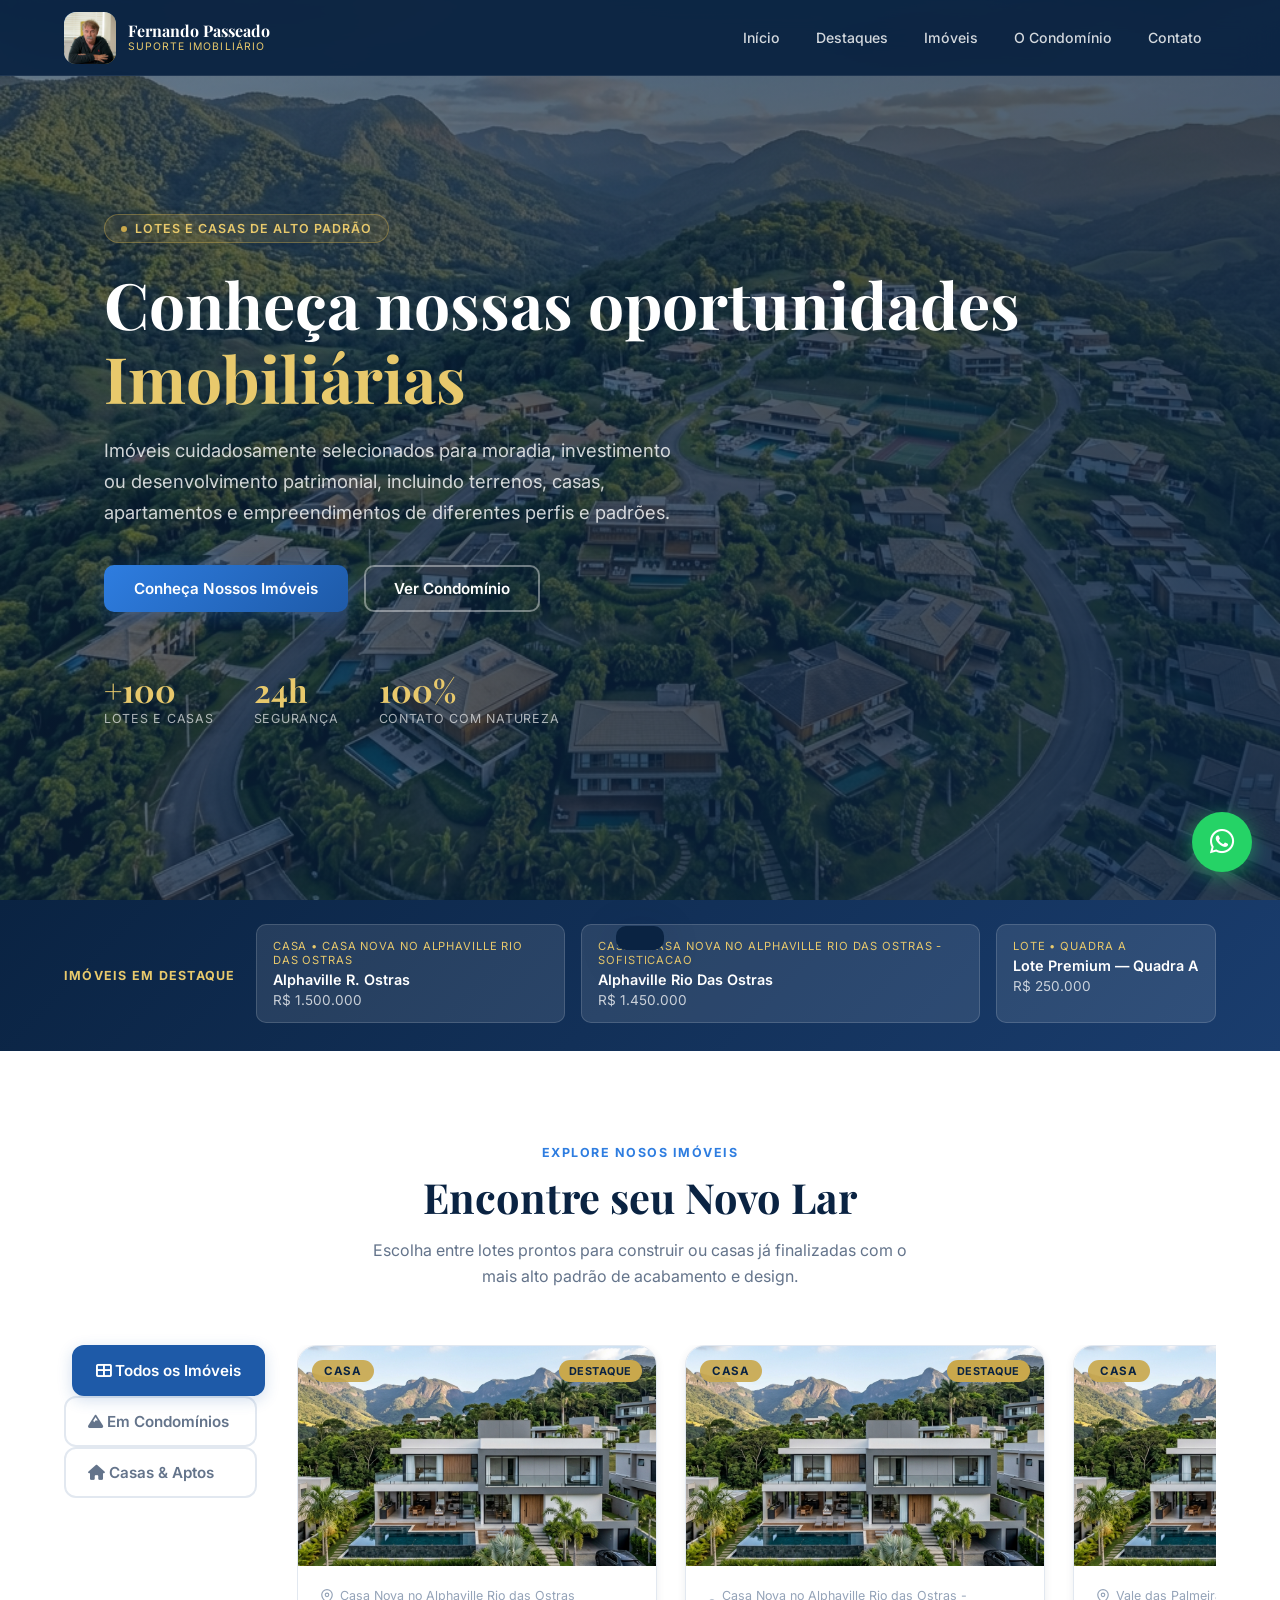
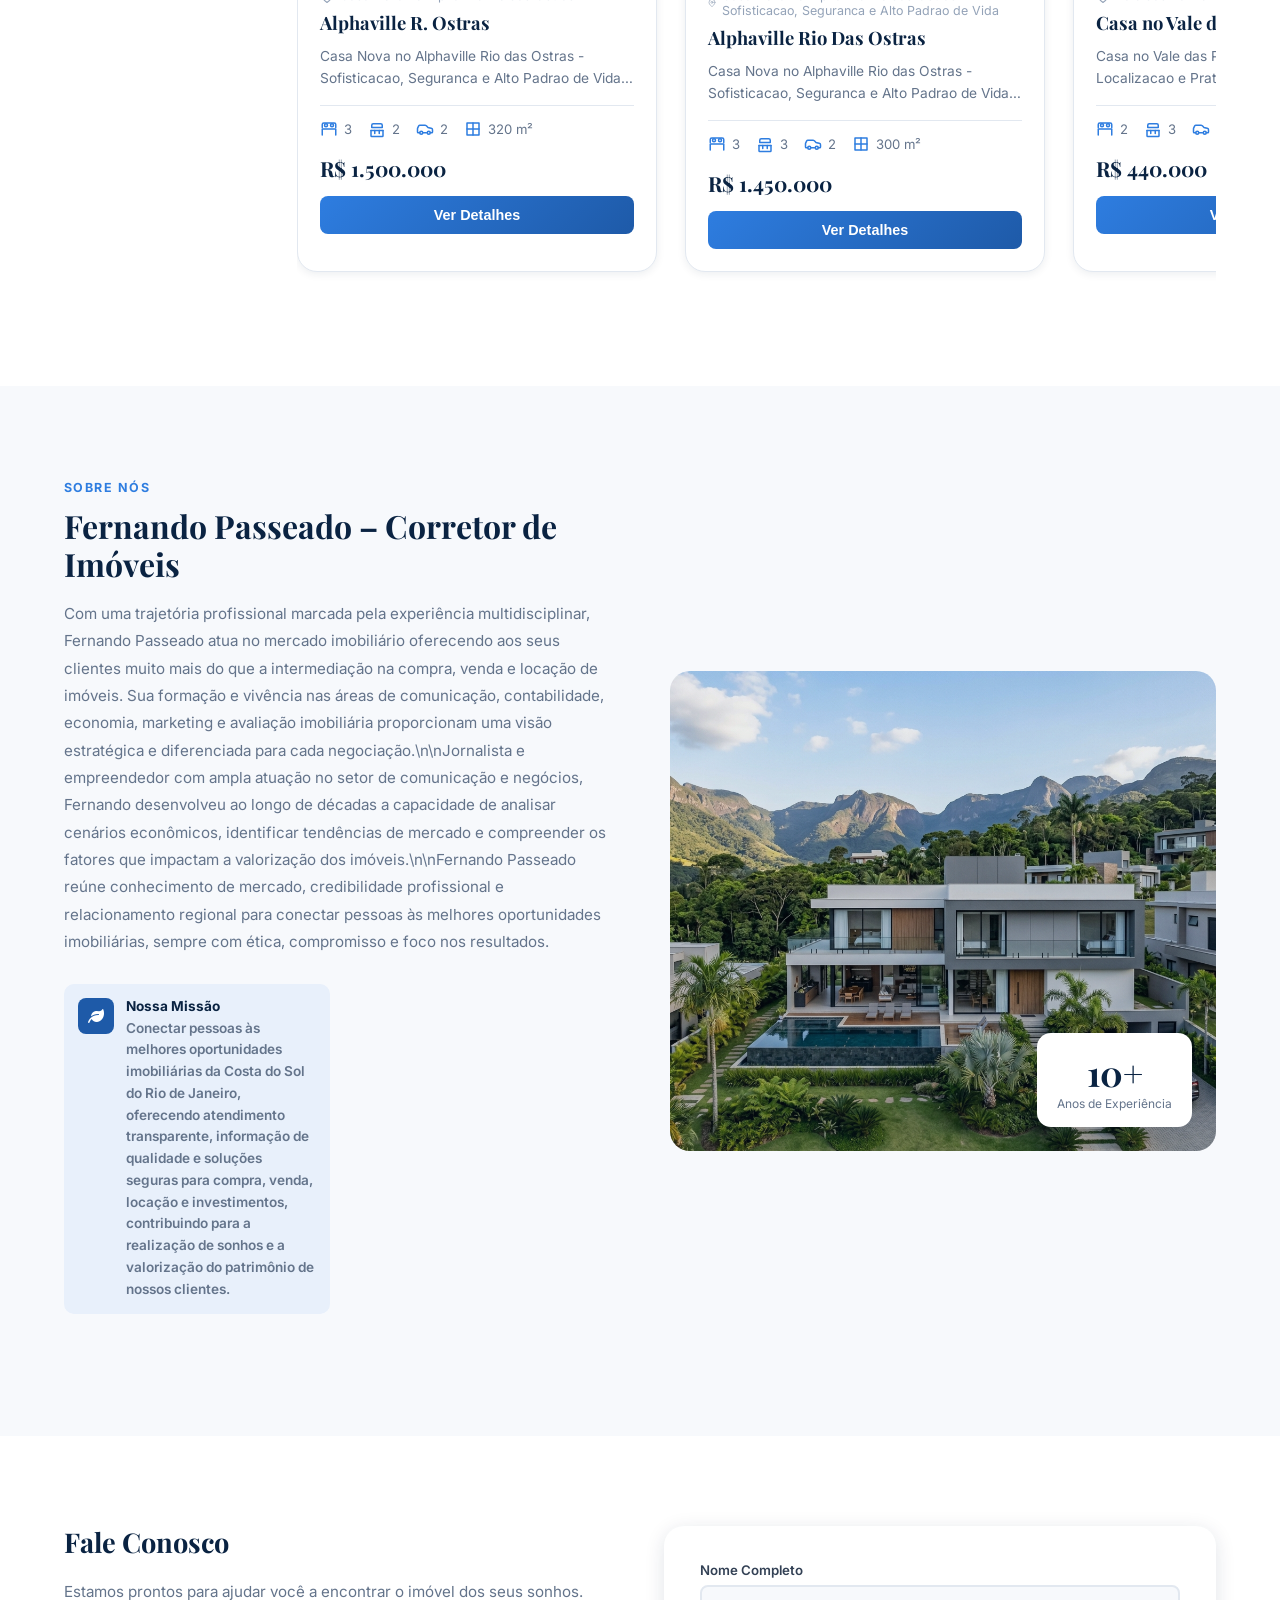
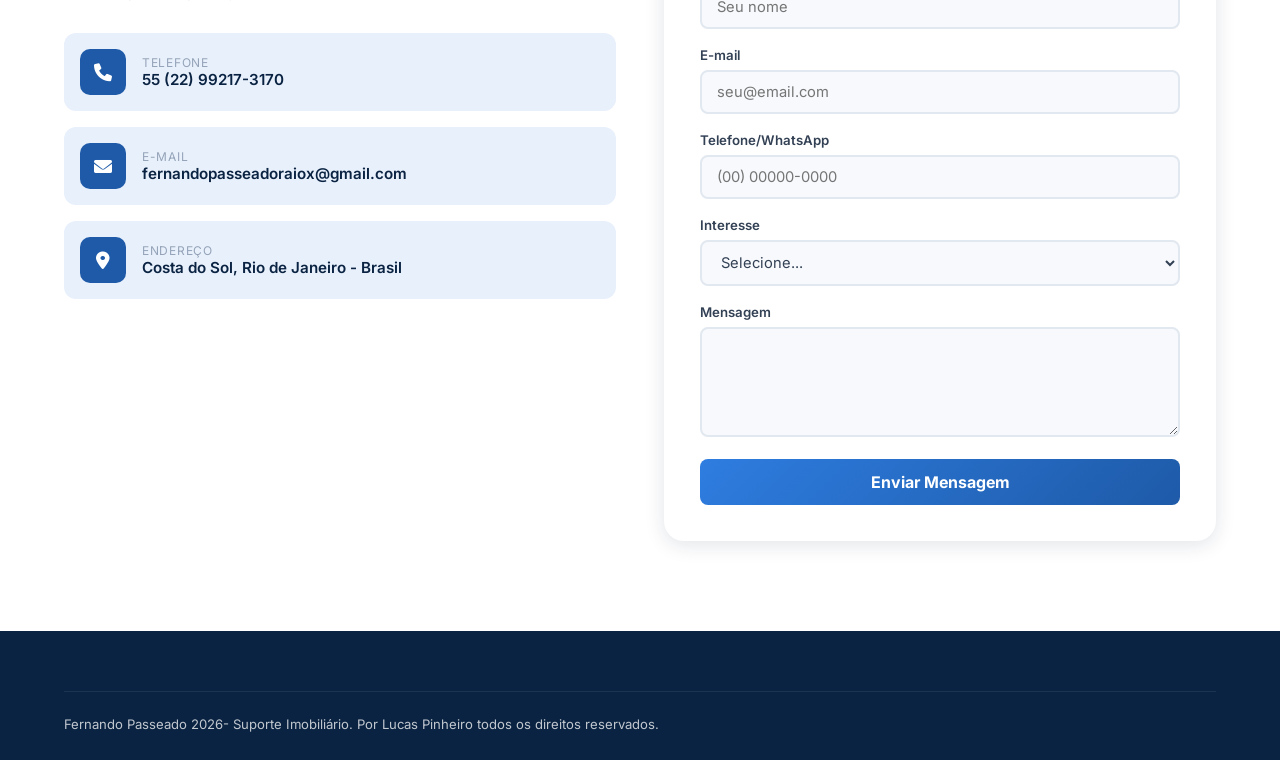
<file: index.html>
<!DOCTYPE html>
<html lang="pt-BR">

<head>
  <meta charset="UTF-8">
  <meta name="viewport" content="width=device-width, initial-scale=1.0">
  <title>Suporte Imobiliário | Fernando Passeado</title>

  <meta name="description"
    content="Lotes e casas de alto padrão no Suporte Imobiliário. Conforto, segurança e exclusividade em meio à natureza.">

  <!-- Open Graph / Facebook -->
  <meta property="og:type" content="website">
  <meta property="og:url" content="https://www.supportimobiliario.com.br/">
  <meta property="og:title" content="Suporte Imobiliário | Exclusividade em Meio à Natureza">
  <meta property="og:description"
    content="Lotes e casas de alto padrão. Conforto, segurança e exclusividade em meio à natureza.">
  <meta property="og:image" content="https://www.supportimobiliario.com.br/assets/images/hero-bg.png">

  <!-- Twitter -->
  <meta property="twitter:card" content="summary_large_image">
  <meta property="twitter:url" content="https://www.supportimobiliario.com.br/">
  <meta property="twitter:title" content="Suporte Imobiliário | Imóveis de Luxo">
  <meta property="twitter:description" content="Lotes e casas exclusivos cercados pela natureza.">
  <meta property="twitter:image" content="https://www.supportimobiliario.com.br/assets/images/hero-bg.png">

  <link rel="stylesheet" href="css/style.css?v=9.0">
  <link rel="stylesheet" href="https://cdnjs.cloudflare.com/ajax/libs/font-awesome/6.0.0/css/all.min.css">
</head>

<body>

  <!-- NAVBAR -->
  <nav class="navbar" id="navbar">
    <a href="#" class="nav-logo">
      <div class="nav-logo-icon"><img src="assets/images/fernando.png" alt="Fernando Passeado"></div>
      <div class="nav-logo-text">
        <span class="nav-logo-title">Fernando Passeado</span>
        <span class="nav-logo-sub">Suporte Imobiliário</span>
      </div>
    </a>
    <div class="nav-links">
      <a href="#inicio">Início</a>
      <a href="#destaques">Destaques</a>
      <a href="#imoveis">Imóveis</a>
      <a href="#sobre">O Condomínio</a>
      <a href="#contato">Contato</a>
    </div>
    <div class="nav-hamburger">
      <span></span><span></span><span></span>
    </div>
  </nav>

  <!-- HERO -->
  <section id="inicio" class="hero">
    <div id="hero-slides" class="hero-slides"></div>
    <div class="hero-overlay"></div>

    <div class="hero-content">
      <div class="hero-badge" id="hero-badge">Lotes e Casas de Alto Padrão</div>
      <h1 class="hero-title" id="hero-title">Conheça nossas oportunidades <span>Imobiliárias</span></h1>
      <p class="hero-subtitle" id="hero-subtitle">Imóveis cuidadosamente selecionados para moradia, investimento ou
        desenvolvimento patrimonial, incluindo terrenos, casas, apartamentos e empreendimentos de diferentes perfis e
        padrões.</p>

      <div class="hero-actions">
        <a href="#imoveis" class="btn-primary" id="hero-btn">
          Conheça Nossos Imóveis
          <svg width="18" height="18" viewBox="0 0 24 24" fill="none" stroke="currentColor" stroke-width="2"
            stroke-linecap="round" stroke-linejoin="round">
            <path d="M5 12h14" />
            <path d="m12 5 7 7-7 7" />
          </svg>
        </a>
        <a href="#sobre" class="btn-outline">Ver Condomínio</a>
      </div>

      <div class="hero-stats">
        <div class="hero-stat">
          <div class="hero-stat-number">+100</div>
          <div class="hero-stat-label">Lotes e Casas</div>
        </div>
        <div class="hero-stat">
          <div class="hero-stat-number">24h</div>
          <div class="hero-stat-label">Segurança</div>
        </div>
        <div class="hero-stat">
          <div class="hero-stat-number">100%</div>
          <div class="hero-stat-label">Contato com Natureza</div>
        </div>
      </div>
    </div>

    <div class="hero-scroll" onclick="document.getElementById('destaques').scrollIntoView()">
      Deslize para baixo
      <span></span>
    </div>
  </section>

  <!-- DESTAQUES -->
  <section id="destaques" class="featured-strip">
    <div class="featured-strip-inner">
      <span class="featured-strip-label">Imóveis em Destaque</span>
      <div class="featured-cards-scroll" id="featured-scroll">
        <!-- Rendered by JS -->
      </div>
    </div>
  </section>

  <!-- LISTAGEM DE IMÓVEIS -->
  <section id="imoveis" class="section">
    <div class="container">
      <div class="section-header">
        <span class="section-eyebrow">Explore nosos imóveis</span>
        <h2 class="section-title">Encontre seu <span>Novo Lar</span></h2>
        <p class="section-subtitle">Escolha entre lotes prontos para construir ou casas já finalizadas com o mais alto
          padrão de acabamento e design.</p>
      </div>

      <div class="portfolio-container">
        <div class="portfolio-filters">
          <div class="filter-tab active" data-type="all">
            <i class="fas fa-th-large"></i>
            <span>Todos os Imóveis</span>
          </div>
          <div class="filter-tab" data-type="lote">
            <i class="fas fa-mountain"></i>
            <span>Em Condomínios</span>
          </div>
          <div class="filter-tab" data-type="casa">
            <i class="fas fa-home"></i>
            <span>Casas & Aptos</span>
          </div>
        </div>

        <div class="props-grid" id="props-grid">
          <!-- Rendered by JS -->
        </div>
      </div>
    </div>
  </section>

  <!-- SOBRE / CONDOMÍNIO -->
  <section id="sobre" class="section section-alt">
    <div class="container">
      <div class="about-grid">
        <div class="about-text">
          <span class="section-eyebrow">Sobre Nós</span>
          <h2 class="section-title" id="about-title">Sobre o Suporte Imobiliário</h2>
          <div class="about-desc" id="about-text">
            <!-- Rendered by JS -->
          </div>

          <div class="about-features">
            <div class="about-feature">
              <div class="about-feature-icon"><i class="fas fa-leaf"></i></div>
              <div class="about-feature-text">
                <span style="font-weight: 700; color: #0a2342; display: block; margin-bottom: 4px;">Nossa Missão</span>
                <div id="mission-text" style="font-size: 0.85rem; color: #64748b; line-height: 1.6;"></div>
              </div>
            </div>
          </div>
        </div>

        <div class="about-img-wrap">
          <div id="about-slides" class="about-slides"></div>
          <div class="about-slides-overlay"></div>
          <div class="about-img-badge">
            <div class="about-img-badge-number">10+</div>
            <div class="about-img-badge-label">Anos de Experiência</div>
          </div>
        </div>
      </div>
    </div>
  </section>

  <!-- CONTATO -->
  <section id="contato" class="section">
    <div class="container">
      <div class="contact-grid">
        <div class="contact-info">
          <h3 class="section-title">Fale <span>Conosco</span></h3>
          <p>Estamos prontos para ajudar você a encontrar o imóvel dos seus sonhos.</p>

          <div class="contact-items">
            <div class="contact-item">
              <div class="contact-item-icon"><i class="fas fa-phone"></i></div>
              <div class="contact-item-content">
                <div class="contact-item-label">Telefone</div>
                <div class="contact-item-value setting-phone"></div>
              </div>
            </div>
            <div class="contact-item">
              <div class="contact-item-icon"><i class="fas fa-envelope"></i></div>
              <div class="contact-item-content">
                <div class="contact-item-label">E-mail</div>
                <div class="contact-item-value setting-email"></div>
              </div>
            </div>
            <div class="contact-item">
              <div class="contact-item-icon"><i class="fas fa-map-marker-alt"></i></div>
              <div class="contact-item-content">
                <div class="contact-item-label">Endereço</div>
                <div class="contact-item-value setting-address"></div>
              </div>
            </div>
          </div>

          <div class="footer-social">
            <a href="#" target="_blank" class="setting-fb"><i class="fab fa-facebook-f"></i></a>
            <a href="#" target="_blank" class="setting-ig"><i class="fab fa-instagram"></i></a>
          </div>
        </div>

        <div class="contact-form">
          <form id="contactForm">
            <div class="form-group">
              <label for="nome">Nome Completo</label>
              <input type="text" id="nome" required placeholder="Seu nome">
            </div>
            <div class="form-group">
              <label for="contatoEmail">E-mail</label>
              <input type="email" id="contatoEmail" required placeholder="seu@email.com">
            </div>
            <div class="form-group">
              <label for="contatoTel">Telefone/WhatsApp</label>
              <input type="tel" id="contatoTel" required placeholder="(00) 00000-0000">
            </div>
            <div class="form-group">
              <label for="assunto">Interesse</label>
              <select id="assunto" required>
                <option value="">Selecione...</option>
                <option value="compra">Compra</option>
                <option value="venda">Venda</option>
                <option value="visita">Visita</option>
                <option value="outro">Outro</option>
              </select>
            </div>
            <div class="form-group" id="group-outro" style="display: none;">
              <label for="assuntoOutro">Assunto</label>
              <input type="text" id="assuntoOutro">
            </div>
            <div class="form-group">
              <label for="mensagem">Mensagem</label>
              <textarea id="mensagem" rows="4" required></textarea>
            </div>
            <button type="submit" class="form-submit">Enviar Mensagem</button>
          </form>
        </div>
      </div>
    </div>
  </section>

  <!-- FOOTER -->
  <footer class="footer">
    <div class="container footer-bottom">
      <p id="footer-text"></p>
    </div>
  </footer>

  <!-- WHATSAPP FLOATING -->
  <a href="#" id="whatsapp-btn" class="whatsapp-float" target="_blank">
    <i class="fab fa-whatsapp"></i>
  </a>

  <!-- PROPERTY MODAL -->
  <div class="modal-overlay" id="prop-modal">
    <div class="modal" id="modal-container">
      <button class="modal-close" id="modal-close">×</button>
      <div id="modal-content">
        <!-- Rendered by JS -->
      </div>
    </div>
  </div>

  <div id="toast" class="toast"></div>

  <script src="js/data.js?v=9.0"></script>
  <script src="js/main.js?v=9.0"></script>
</body>

</html>
</file>
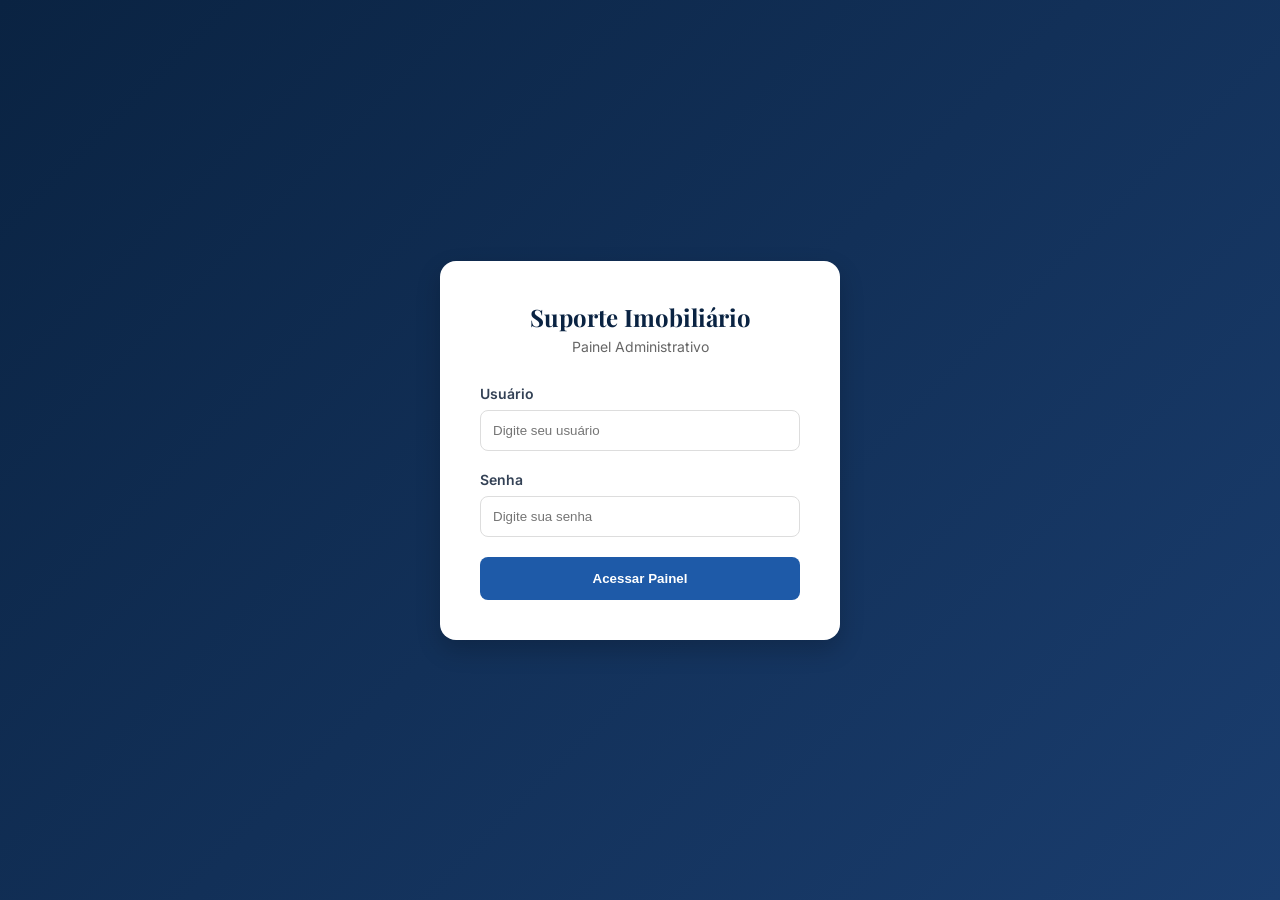
<file: admin.html>
<!DOCTYPE html>
<html lang="pt-BR">

<head>
  <meta charset="UTF-8">
  <meta name="viewport" content="width=device-width, initial-scale=1.0">
  <title>Admin - Suporte Imobiliário</title>
  <link rel="stylesheet" href="css/admin.css">
  <link
    href="https://fonts.googleapis.com/css2?family=Playfair+Display:wght@700&family=Inter:wght@400;500;600;700&display=swap"
    rel="stylesheet">
</head>

<body>

  <!-- LOGIN SECTION -->
  <section class="login-page" id="login-section">
    <div class="login-card">
      <div class="login-header">
        <div class="login-logo">Suporte Imobiliário</div>
        <p style="color: #666; font-size: 14px; margin-top: 5px;">Painel Administrativo</p>
      </div>
      <form class="login-form" id="login-form" autocomplete="off">
        <div class="form-group">
          <label for="username">Usuário</label>
          <input type="text" id="username" required autocomplete="off" placeholder="Digite seu usuário">
        </div>
        <div class="form-group">
          <label for="password">Senha</label>
          <input type="password" id="password" required autocomplete="new-password" placeholder="Digite sua senha">
        </div>
        <button type="submit" class="login-btn">Acessar Painel</button>
      </form>
    </div>
  </section>

  <!-- DASHBOARD LAYOUT -->
  <div class="admin-layout" id="admin-layout">

    <!-- SIDEBAR -->
    <aside class="sidebar">
      <div class="sidebar-header">
        <div style="font-family: 'Playfair Display', serif; font-size: 20px;">Suporte Imobiliário</div>
      </div>
      <nav class="sidebar-nav">
        <div class="nav-item active" data-view="dashboard">Dashboard</div>
        <div class="nav-item" data-view="properties">Imóveis</div>
        <div class="nav-item" data-view="leads">Leads / Contatos</div>
        <div class="nav-item" data-view="settings">Configurar Site</div>
        <a href="index.html" class="nav-item">Visualizar Site</a>
      </nav>
      <div style="padding: 20px; border-top: 1px solid rgba(255,255,255,0.1);">
        <button id="logout-btn"
          style="background: none; border: none; color: rgba(255,255,255,0.6); cursor: pointer; font-size: 14px;">Sair
          do Sistema</button>
      </div>
    </aside>

    <!-- CONTENT -->
    <main class="main-content">
      <header class="main-header">
        <h2 id="view-title">Bem-vindo, Administrador</h2>
        <div style="font-size: 14px; color: var(--admin-text-light);">Logado em: Macaé-RJ</div>
      </header>

      <div class="view-container">

        <!-- DASHBOARD VIEW -->
        <div id="view-dashboard">
          <div class="stats-grid">
            <div class="stat-card">
              <div class="stat-label">Total de Imóveis</div>
              <div class="stat-value" id="stat-total">0</div>
            </div>
            <div class="stat-card">
              <div class="stat-label">Ativos no Site</div>
              <div class="stat-value" id="stat-active">0</div>
            </div>
            <div class="stat-card">
              <div class="stat-label">Lotes/Terrenos</div>
              <div class="stat-value" id="stat-lotes">0</div>
            </div>
            <div class="stat-card">
              <div class="stat-label">Casas Pronto</div>
              <div class="stat-value" id="stat-casas">0</div>
            </div>
          </div>

          <div class="dashboard-grid" style="margin-top: 20px;">
            <div class="stat-card" style="border-left: 4px solid #25d366;">
              <div class="stat-value" id="stat-leads-new">0</div>
              <div class="stat-label">Novos Leads</div>
            </div>
            <div class="stat-card">
              <div class="stat-value" id="stat-leads-total">0</div>
              <div class="stat-label">Total de Contatos</div>
            </div>
          </div>

          <div class="content-card">
            <div class="card-header">
              <h3>Ações Rápidas</h3>
            </div>
            <div style="padding: 30px; display: flex; gap: 20px; flex-wrap: wrap;">
              <button class="btn-save" id="add-prop-btn" style="background: var(--admin-primary);">+ Novo
                Imóvel</button>
              <button class="btn-save" onclick="document.querySelector('[data-view=settings]').click()"
                style="background: var(--admin-secondary);">Editar Cabeçalho</button>
              <button class="btn-save" onclick="DataManager.reset(); location.reload();"
                style="background: #666;">Resetar para Padrão</button>
            </div>
          </div>

          <div class="content-card" style="margin-top: 20px;">
            <div class="card-header">
              <h3>Sincronização e Backup (Computador / Celular)</h3>
            </div>
            <div style="padding: 30px;">
              <p style="color: #475569; font-size: 14px; margin-bottom: 20px; line-height: 1.6;">
                Use as ferramentas abaixo para sincronizar seus imóveis e configurações entre o computador e o celular,
                ou gerar o arquivo Javascript para salvar definitivamente no seu projeto local.
              </p>
              <div style="display: flex; gap: 15px; flex-wrap: wrap;">
                <button class="btn-save" id="btn-export-json" style="background: var(--admin-primary);">📤 Exportar
                  Backup (JSON)</button>
                <button class="btn-save" id="btn-import-json-trigger" style="background: var(--admin-success);">📥
                  Importar Backup (JSON)</button>
                <input type="file" id="import-json-file" accept=".json" style="display: none;">
                <button class="btn-save" id="btn-export-code" style="background: var(--admin-secondary);">💾 Exportar
                  Código data.js</button>
              </div>
            </div>
          </div>
        </div>

        <!-- PROPERTIES VIEW -->
        <div id="view-properties" style="display: none;">
          <div class="content-card">
            <div class="card-header">
              <h3>Lista de Imóveis</h3>
              <button class="btn-save" style="padding: 8px 15px; font-size: 13px;" id="add-prop-btn-2">+
                Adicionar</button>
            </div>
            <div class="table-container">
              <table id="properties-table">
                <thead>
                  <tr>
                    <th>Imóvel</th>
                    <th>Tipo</th>
                    <th>Preço</th>
                    <th>Stats</th>
                    <th>Ações</th>
                  </tr>
                </thead>
                <tbody id="properties-list"></tbody>
              </table>
            </div>
          </div>
        </div>

        <!-- LEADS VIEW -->
        <div class="admin-view" id="view-leads" style="display: none;">
          <div class="view-header">
            <h3>Gestão de Leads / CRM</h3>
            <p style="font-size: 0.9rem; color: var(--admin-text-light);">Acompanhe os contatos realizados pelo site e
              gerencie o status de cada um.</p>
          </div>

          <div class="dashboard-section" style="margin-top: 0;">
            <div class="table-container">
              <table id="leads-table">
                <thead>
                  <tr>
                    <th>Data</th>
                    <th>Cliente</th>
                    <th>Contato</th>
                    <th>Assunto</th>
                    <th>Status</th>
                    <th>Ações</th>
                  </tr>
                </thead>
                <tbody id="leads-list"></tbody>
              </table>
            </div>
          </div>
        </div>

        <!-- SETTINGS VIEW -->
        <div id="view-settings" style="display: none;">
          <form class="content-card" id="settings-form" style="padding: 30px;">
            <div class="settings-section">
              <h3>Conteúdo Principal (Landing Page)</h3>
              <div class="modal-grid">
                <div class="form-group">
                  <label class="form-label">Título Hero</label>
                  <input type="text" id="s-hero-title" class="form-input">
                </div>
                <div class="form-group">
                  <label class="form-label">Texto do Botão Hero</label>
                  <input type="text" id="s-hero-btn" class="form-input">
                </div>
                <div class="form-group full-width">
                  <label class="form-label">Subtítulo Hero</label>
                  <textarea id="s-hero-subtitle" class="form-input form-textarea" style="height: 60px;"></textarea>
                </div>
                <div class="form-group">
                  <label class="form-label">Título "Sobre"</label>
                  <input type="text" id="s-about-title" class="form-input">
                </div>
                <div class="form-group full-width">
                  <label class="form-label">Texto Principal "Sobre"</label>
                  <textarea id="s-about-text" class="form-input form-textarea"></textarea>
                </div>
                <div class="form-group full-width">
                  <label class="form-label">Frase de Missão (Destaque)</label>
                  <textarea id="s-mission" class="form-input form-textarea" style="height: 60px;"></textarea>
                </div>
              </div>
            </div>

            <div class="settings-section">
              <h3>Contatos e Redes Sociais</h3>
              <div class="modal-grid">
                <div class="form-group">
                  <label class="form-label">WhatsApp (Apenas números com DDD)</label>
                  <input type="text" id="s-whatsapp" class="form-input" placeholder="Ex: 5522999999999">
                </div>
                <div class="form-group">
                  <label class="form-label">Telefone de Exibição</label>
                  <input type="text" id="s-phone" class="form-input">
                </div>
                <div class="form-group">
                  <label class="form-label">E-mail de Contato</label>
                  <input type="email" id="s-email" class="form-input">
                </div>
                <div class="form-group">
                  <label class="form-label">Endereço Físico</label>
                  <input type="text" id="s-address" class="form-input">
                </div>
                <div class="form-group full-width">
                  <label class="form-label">Texto Rodapé (Footer)</label>
                  <input type="text" id="s-footer" class="form-input">
                </div>
              </div>
            </div>

            <div class="settings-section">
              <h3>Slider do Hero (Carrossel de Fundo)</h3>
              <p style="font-size: 0.9rem; color: var(--admin-text-light); margin-bottom: 15px;">Adicione ou remova
                imagens que aparecem no fundo da página inicial.</p>

              <div class="upload-container"
                style="border: 2px dashed #ddd; padding: 20px; border-radius: 8px; text-align: center; margin-bottom: 15px;">
                <input type="file" id="hero-upload" multiple accept="image/*" style="display: none;">
                <label for="hero-upload" style="cursor: pointer; display: block;">
                  <span style="font-size: 24px;">🖼️</span><br>
                  <strong>Enviar Nova Imagem para o Hero</strong><br>
                  <small>Clique aqui para selecionar arquivos</small>
                </label>
              </div>

              <div id="admin-hero-list" class="admin-gallery-list">
                <!-- JS Render -->
              </div>
            </div>

            <div class="settings-section">
              <h3>Galeria da Seção "Sobre Nós" (Carrossel Rotativo)</h3>
              <p style="font-size: 0.9rem; color: var(--admin-text-light); margin-bottom: 15px;">Adicione ou remova
                imagens para a seção "Sobre Nós" (rotativas automaticamente).</p>

              <div class="upload-container"
                style="border: 2px dashed #ddd; padding: 20px; border-radius: 8px; text-align: center; margin-bottom: 15px;">
                <input type="file" id="about-upload" multiple accept="image/*" style="display: none;">
                <label for="about-upload" style="cursor: pointer; display: block;">
                  <span style="font-size: 24px;">🖼️</span><br>
                  <strong>Enviar Nova Imagem para o "Sobre"</strong><br>
                  <small>Clique aqui para selecionar arquivos</small>
                </label>
              </div>

              <div id="admin-about-list" class="admin-gallery-list">
                <!-- JS Render -->
              </div>
            </div>

            <button type="submit" class="btn-save">Salvar Todas as Alterações</button>
          </form>
        </div>

      </div>
    </main>
  </div>

  <!-- ADMIN PROPERTY MODAL -->
  <div class="admin-modal" id="prop-modal">
    <div class="modal-box">
      <h2 id="modal-title-admin" style="margin-bottom: 25px;">Editar Imóvel</h2>
      <form id="prop-form">
        <div class="modal-grid">
          <div class="form-group full-width">
            <label class="form-label">Título do Imóvel</label>
            <input type="text" id="p-title" class="form-input" required>
          </div>
          <div class="form-group">
            <label class="form-label">Tipo</label>
            <select id="p-type" class="form-input">
              <option value="lote">Lote / Terreno</option>
              <option value="casa">Casa / Sobrado</option>
            </select>
          </div>
          <div class="form-group">
            <label class="form-label">Preço (R$)</label>
            <input type="number" id="p-price" class="form-input" required>
          </div>
          <div class="form-group">
            <label class="form-label">Área (m²)</label>
            <input type="number" id="p-area" class="form-input" required>
          </div>
          <div class="form-group">
            <label class="form-label">Localização (Quadra/Lote)</label>
            <input type="text" id="p-location" class="form-input" required>
          </div>

          <!-- Casa Only Fields -->
          <div class="form-group house-only">
            <label class="form-label">Quartos</label>
            <input type="number" id="p-bedrooms" class="form-input">
          </div>
          <div class="form-group house-only">
            <label class="form-label">Banheiros</label>
            <input type="number" id="p-bathrooms" class="form-input">
          </div>
          <div class="form-group house-only">
            <label class="form-label">Vagas Garagem</label>
            <input type="number" id="p-garages" class="form-input">
          </div>

          <div class="form-group full-width">
            <label class="form-label">Descrição Detalhada</label>
            <textarea id="p-desc" class="form-input form-textarea" required></textarea>
          </div>
          <div class="form-group full-width">
            <label class="form-label">Características (separadas por vírgula)</label>
            <input type="text" id="p-features" class="form-input"
              placeholder="Piscina, Churrasqueira, Vista para Serra...">
          </div>

          <!-- Gallery and Video Support -->
          <div class="form-group full-width">
            <label class="form-label">URL do Vídeo (YouTube/Vimeo)</label>
            <input type="text" id="p-video" class="form-input" placeholder="https://www.youtube.com/watch?v=...">
          </div>

          <div class="form-group full-width">
            <label class="form-label" style="display: flex; justify-content: space-between; align-items: center;">
              Galeria de Imagens
              <span style="font-size: 11px; font-weight: normal; color: var(--admin-text-light);">Adicione URLs de
                imagens</span>
            </label>
            <div class="upload-container"
              style="border: 2px dashed var(--admin-text-light); border-radius: 8px; padding: 20px; text-align: center; background: #fafafa; transition: 0.3s; margin-bottom: 15px;">
              <input type="file" id="p-upload-image" multiple accept="image/*" style="display: none;">
              <label for="p-upload-image" style="cursor: pointer; display: block;">
                <div style="font-size: 24px; margin-bottom: 10px;">📤</div>
                <div style="font-weight: 600; color: var(--admin-sidebar);">Clique para fazer Upload</div>
                <div style="font-size: 12px; color: var(--admin-text-light);">Você pode selecionar várias imagens de uma
                  vez</div>
              </label>
            </div>
            <div style="display: flex; gap: 10px; margin-bottom: 10px;">
              <input type="text" id="p-new-image" class="form-input" placeholder="Ou cole a URL de uma imagem...">
              <button type="button" id="add-image-btn" class="btn-save"
                style="padding: 8px 15px; background: var(--admin-secondary); flex-shrink: 0;">+</button>
            </div>
            <div id="admin-gallery-list" class="admin-gallery-list">
              <!-- JS Render -->
            </div>
          </div>
        </div>

        <div style="margin-top: 30px; display: flex; justify-content: flex-end; gap: 10px;">
          <button type="button" class="btn-cancel" id="cancel-prop-btn">Cancelar</button>
          <button type="submit" class="btn-save">Salvar Imóvel</button>
        </div>
      </form>
    </div>
  </div>

  <!-- LEAD VIEW MODAL -->
  <div class="admin-modal" id="lead-modal">
    <div class="modal-box" style="max-width: 600px;">
      <h2 style="margin-bottom: 20px; border-bottom: 2px solid var(--admin-primary); padding-bottom: 10px;">Detalhes do
        Lead</h2>
      <div id="lead-details-content">
        <!-- JS Render -->
      </div>
      <div style="margin-top: 30px; display: flex; gap: 15px; justify-content: flex-end;">
        <button class="btn-cancel" id="btn-close-lead-modal">Fechar</button>
        <button class="btn-save" id="btn-modal-wa" style="background: #25d366;">Responder no WhatsApp</button>
      </div>
    </div>
  </div>

  <!-- DELETE CONFIRMATION MODAL -->
  <div class="admin-modal" id="delete-confirm-modal">
    <div class="modal-box" style="max-width: 400px; text-align: center;">
      <h2 style="margin-bottom: 15px; color: #8b1a1a;">Excluir Lead</h2>
      <p style="margin-bottom: 25px; color: #666;">Tem certeza que deseja excluir este contato permanentemente?</p>
      <div style="display: flex; gap: 15px; justify-content: center;">
        <button class="btn-cancel" id="btn-cancel-delete">Cancelar</button>
        <button class="btn-save" id="btn-confirm-delete" style="background: #8b1a1a;">Sim, Excluir</button>
      </div>
    </div>
  </div>

  <!-- EXPORT CODE MODAL -->
  <div class="admin-modal" id="code-modal">
    <div class="modal-box" style="max-width: 800px;">
      <h2 style="margin-bottom: 15px; border-bottom: 2px solid var(--admin-secondary); padding-bottom: 10px;">Código
        data.js Gerado</h2>
      <p style="font-size: 13px; color: #666; margin-bottom: 15px;">
        Substitua o conteúdo do seu arquivo local <code>js/data.js</code> com o código abaixo ou baixe o arquivo para
        tornar suas alterações permanentes no site.
      </p>
      <textarea id="code-export-textarea" readonly
        style="width: 100%; height: 350px; font-family: monospace; font-size: 12px; padding: 15px; border: 1px solid #ddd; border-radius: 6px; resize: none; background: #fafafa; margin-bottom: 20px; white-space: pre; overflow: auto;"></textarea>
      <div style="display: flex; gap: 15px; justify-content: flex-end; flex-wrap: wrap;">
        <button class="btn-cancel" id="btn-close-code-modal">Fechar</button>
        <button class="btn-save" id="btn-copy-code" style="background: var(--admin-primary);">Copiar Código</button>
        <button class="btn-save" id="btn-download-code-file" style="background: var(--admin-secondary);">Baixar Arquivo
          data.js</button>
      </div>
    </div>
  </div>

  <script src="js/data.js"></script>
  <script src="js/admin.js?v=3.1"></script>
  <script>
    // Link the second add button
    document.getElementById('add-prop-btn-2').addEventListener('click', () => {
      document.getElementById('add-prop-btn').click();
    });
  </script>
</body>

</html>
</file>
<file: css/style.css>
@import url('https://fonts.googleapis.com/css2?family=Playfair+Display:wght@400;600;700&family=Inter:wght@300;400;500;600;700&display=swap');

:root {
  --blue-dark: #0a2342;
  --blue-mid: #1a3d6e;
  --blue: #1e5aa8;
  --blue-light: #2e7de0;
  --blue-pale: #e8f0fb;
  --blue-glass: rgba(30, 90, 168, 0.12);
  --gold: #c9a84c;
  --gold-light: #e8c96c;
  --white: #ffffff;
  --off-white: #f7f9fc;
  --gray-50: #f0f4f8;
  --gray-100: #e2e8f0;
  --gray-300: #94a3b8;
  --gray-500: #64748b;
  --gray-700: #334155;
  --gray-900: #0f172a;
  --shadow-sm: 0 2px 8px rgba(10, 35, 66, 0.08);
  --shadow-md: 0 4px 20px rgba(10, 35, 66, 0.12);
  --shadow-lg: 0 8px 40px rgba(10, 35, 66, 0.18);
  --radius: 12px;
  --radius-lg: 20px;
  --transition: all 0.3s cubic-bezier(0.4, 0, 0.2, 1);
}

*,
*::before,
*::after {
  box-sizing: border-box;
  margin: 0;
  padding: 0;
}

html {
  scroll-behavior: smooth;
  font-size: 16px;
}

body {
  font-family: 'Inter', sans-serif;
  color: var(--gray-700);
  background: var(--white);
  overflow-x: hidden;
}

/* ====== SCROLLBAR ====== */
::-webkit-scrollbar {
  width: 8px;
}

::-webkit-scrollbar-track {
  background: var(--gray-50);
}

::-webkit-scrollbar-thumb {
  background: var(--blue-light);
  border-radius: 4px;
}

/* ====== NAVBAR ====== */
.navbar {
  position: fixed;
  top: 0;
  left: 0;
  right: 0;
  z-index: 1000;
  display: flex;
  align-items: center;
  justify-content: space-between;
  padding: 0 5%;
  height: 76px;
  background: rgba(10, 35, 66, 0.95);
  backdrop-filter: blur(16px);
  -webkit-backdrop-filter: blur(16px);
  border-bottom: 1px solid rgba(255, 255, 255, 0.08);
  transition: var(--transition);
}

.navbar.scrolled {
  background: rgba(10, 35, 66, 0.99);
  box-shadow: 0 4px 30px rgba(0, 0, 0, 0.3);
}

.nav-logo {
  display: flex;
  align-items: center;
  gap: 12px;
  text-decoration: none;
}

.nav-logo-icon {
  width: 52px;
  height: 52px;
  background: linear-gradient(135deg, var(--blue-light), var(--gold));
  border-radius: 12px;
  display: flex;
  align-items: center;
  justify-content: center;
  font-size: 20px;
}

.nav-logo-icon img {
  width: 100%;
  height: 100%;
  object-fit: cover;
  border-radius: 12px;
}

.nav-logo-text {
  display: flex;
  flex-direction: column;
}

.nav-logo-title {
  font-family: 'Playfair Display', serif;
  font-size: 1rem;
  font-weight: 700;
  color: var(--white);
  line-height: 1.1;
}

.nav-logo-sub {
  font-size: 0.65rem;
  color: var(--gold-light);
  letter-spacing: 0.1em;
  text-transform: uppercase;
}

.nav-links {
  display: flex;
  align-items: center;
  gap: 8px;
}

.nav-links a {
  text-decoration: none;
  color: rgba(255, 255, 255, 0.82);
  font-size: 0.88rem;
  font-weight: 500;
  padding: 8px 14px;
  border-radius: 8px;
  transition: var(--transition);
}

.nav-links a:hover {
  color: var(--white);
  background: rgba(255, 255, 255, 0.1);
}

.nav-cta {
  background: linear-gradient(135deg, var(--blue-light), var(--blue));
  color: var(--white) !important;
  padding: 8px 20px !important;
  border-radius: 8px !important;
}

.nav-cta:hover {
  opacity: 0.9;
  transform: translateY(-1px);
}

.nav-hamburger {
  display: none;
  flex-direction: column;
  gap: 5px;
  cursor: pointer;
  padding: 8px;
}

.nav-hamburger span {
  display: block;
  width: 24px;
  height: 2px;
  background: white;
  border-radius: 2px;
  transition: var(--transition);
}

/* ====== HERO ====== */
.hero {
  position: relative;
  width: 100%;
  height: 100vh;
  min-height: 600px;
  margin: 0;
  padding: 0;
  display: flex;
  align-items: center;
  justify-content: center;
  overflow: hidden;
  color: white;
  background: var(--blue-dark) url('../assets/images/hero.png') no-repeat center center/cover;
}

.hero-slides {
  position: absolute;
  top: 0;
  left: 0;
  width: 100%;
  height: 100%;
  z-index: 1;
}

.hero-slide {
  position: absolute;
  top: 0;
  left: 0;
  width: 100%;
  height: 100%;
  background-size: cover;
  background-position: center center;
  background-repeat: no-repeat;
  opacity: 0;
  transition: opacity 1.5s ease-in-out;
}

.hero-slide.active {
  opacity: 1;
}

.hero-overlay {
  position: absolute;
  top: 0;
  left: 0;
  width: 100%;
  height: 100%;
  z-index: 2;
  background: linear-gradient(135deg, rgba(10, 35, 66, 0.55) 0%, rgba(10, 35, 66, 0.85) 100%);
}

.hero-content {
  position: relative;
  z-index: 10;
  width: 100%;
  max-width: 1200px;
  padding: 120px 5% 80px;
  margin: 0 auto;
  text-align: left;
}

.hero-particles {
  position: absolute;
  inset: 0;
  overflow: hidden;
  pointer-events: none;
}

.hero-particle {
  position: absolute;
  border-radius: 50%;
  background: rgba(46, 125, 224, 0.15);
  animation: float linear infinite;
}

@keyframes float {
  0% {
    transform: translate(0, 100vh) scale(0);
    opacity: 0;
  }

  10% {
    opacity: 1;
  }

  90% {
    opacity: 0.5;
  }

  100% {
    transform: translate(var(--tx, 20px), 0) scale(1);
    opacity: 0;
  }
}

.hero-badge {
  display: inline-flex;
  align-items: center;
  gap: 8px;
  background: rgba(201, 168, 76, 0.15);
  border: 1px solid rgba(201, 168, 76, 0.4);
  color: var(--gold-light);
  padding: 6px 16px;
  border-radius: 50px;
  font-size: 0.78rem;
  font-weight: 600;
  letter-spacing: 0.08em;
  text-transform: uppercase;
  margin-bottom: 24px;
  animation: fadeInDown 0.8s ease both;
}

.hero-badge::before {
  content: '';
  width: 6px;
  height: 6px;
  border-radius: 50%;
  background: var(--gold);
}

.hero-title {
  font-family: 'Playfair Display', serif;
  font-size: clamp(2.4rem, 5vw, 4rem);
  font-weight: 700;
  color: var(--white);
  line-height: 1.15;
  margin-bottom: 20px;
  animation: fadeInDown 0.8s ease 0.1s both;
}

.hero-title span {
  color: var(--gold-light);
}

.hero-subtitle {
  font-size: clamp(1rem, 2vw, 1.15rem);
  color: rgba(255, 255, 255, 0.8);
  max-width: 580px;
  line-height: 1.7;
  margin-bottom: 36px;
  animation: fadeInDown 0.8s ease 0.2s both;
}

.hero-actions {
  display: flex;
  gap: 16px;
  flex-wrap: wrap;
  animation: fadeInDown 0.8s ease 0.3s both;
}

.btn-primary {
  display: inline-flex;
  align-items: center;
  gap: 8px;
  background: linear-gradient(135deg, var(--blue-light), var(--blue));
  color: var(--white);
  padding: 14px 30px;
  border-radius: 10px;
  font-weight: 600;
  font-size: 0.95rem;
  text-decoration: none;
  border: none;
  cursor: pointer;
  transition: var(--transition);
  box-shadow: 0 4px 20px rgba(30, 90, 168, 0.4);
}

.btn-primary:hover {
  transform: translateY(-2px);
  box-shadow: 0 8px 30px rgba(30, 90, 168, 0.5);
  opacity: 0.95;
}

.btn-outline {
  display: inline-flex;
  align-items: center;
  gap: 8px;
  background: transparent;
  color: var(--white);
  border: 2px solid rgba(255, 255, 255, 0.4);
  padding: 12px 28px;
  border-radius: 10px;
  font-weight: 600;
  font-size: 0.95rem;
  text-decoration: none;
  cursor: pointer;
  transition: var(--transition);
}

.btn-outline:hover {
  border-color: white;
  background: rgba(255, 255, 255, 0.1);
  transform: translateY(-2px);
}

.hero-stats {
  display: flex;
  gap: 40px;
  margin-top: 56px;
  animation: fadeInDown 0.8s ease 0.4s both;
}

.hero-stat {
  color: white;
}

.hero-stat-number {
  font-family: 'Playfair Display', serif;
  font-size: 2rem;
  font-weight: 700;
  color: var(--gold-light);
}

.hero-stat-label {
  font-size: 0.78rem;
  color: rgba(255, 255, 255, 0.65);
  text-transform: uppercase;
  letter-spacing: 0.06em;
}

.hero-scroll {
  position: absolute;
  bottom: 40px;
  left: 50%;
  transform: translateX(-50%);
  display: flex;
  flex-direction: column;
  align-items: center;
  gap: 8px;
  color: rgba(255, 255, 255, 0.5);
  font-size: 0.75rem;
  cursor: pointer;
  animation: bounce 2s ease infinite;
}

.hero-scroll span {
  display: block;
  width: 2px;
  height: 40px;
  background: linear-gradient(to bottom, rgba(255, 255, 255, 0.5), transparent);
}

@keyframes bounce {

  0%,
  100% {
    transform: translateX(-50%) translateY(0);
  }

  50% {
    transform: translateX(-50%) translateY(8px);
  }
}

/* ====== SECTIONS ====== */
.section {
  padding: 90px 5%;
}

.section-alt {
  background: var(--off-white);
}

.container {
  max-width: 1200px;
  margin: 0 auto;
}

.section-header {
  text-align: center;
  margin-bottom: 56px;
}

.section-eyebrow {
  display: inline-block;
  color: var(--blue-light);
  font-size: 0.78rem;
  font-weight: 700;
  letter-spacing: 0.12em;
  text-transform: uppercase;
  margin-bottom: 12px;
}

.section-title {
  font-family: 'Playfair Display', serif;
  font-size: clamp(1.8rem, 3.5vw, 2.6rem);
  font-weight: 700;
  color: var(--blue-dark);
  line-height: 1.2;
  margin-bottom: 16px;
}

.section-subtitle {
  font-size: 1rem;
  color: var(--gray-500);
  max-width: 560px;
  margin: 0 auto;
  line-height: 1.6;
}

/* ====== FEATURED STRIP ====== */
.featured-strip {
  background: linear-gradient(135deg, var(--blue-dark), var(--blue-mid));
  padding: 24px 5%;
}

.featured-strip-inner {
  max-width: 1200px;
  margin: 0 auto;
  display: flex;
  align-items: center;
  gap: 20px;
  flex-wrap: wrap;
}

.featured-strip-label {
  color: var(--gold-light);
  font-size: 0.78rem;
  font-weight: 700;
  letter-spacing: 0.1em;
  text-transform: uppercase;
  white-space: nowrap;
}

.featured-cards-scroll {
  display: flex;
  gap: 16px;
  overflow-x: auto;
  padding-bottom: 4px;
  flex: 1;
}

.featured-cards-scroll::-webkit-scrollbar {
  height: 4px;
}

.featured-mini-card {
  min-width: 220px;
  background: rgba(255, 255, 255, 0.1);
  border: 1px solid rgba(255, 255, 255, 0.15);
  border-radius: 10px;
  padding: 14px 16px;
  color: white;
  cursor: pointer;
  transition: var(--transition);
  text-decoration: none;
  display: block;
}

.featured-mini-card:hover {
  background: rgba(255, 255, 255, 0.18);
  transform: translateY(-2px);
}

.fmc-type {
  font-size: 0.7rem;
  text-transform: uppercase;
  letter-spacing: 0.08em;
  color: var(--gold-light);
}

.fmc-title {
  font-size: 0.9rem;
  font-weight: 600;
  margin: 4px 0;
  white-space: nowrap;
  overflow: hidden;
  text-overflow: ellipsis;
}

.fmc-price {
  font-size: 0.85rem;
  color: rgba(255, 255, 255, 0.75);
}

/* ====== PROPERTY CARDS ====== */
.portfolio-container {
  display: flex;
  gap: 40px;
  align-items: flex-start;
}

.props-grid {
  display: flex;
  gap: 28px;
  overflow-x: auto;
  padding-bottom: 24px;
  scroll-snap-type: x mandatory;
  flex: 1;
  min-width: 0;
  /* min-width 0 allows flex child to shrink below intrinsic width */
}

.props-grid::-webkit-scrollbar {
  height: 6px;
}

.props-grid::-webkit-scrollbar-thumb {
  background: var(--blue-light);
  border-radius: 4px;
}

.props-grid::-webkit-scrollbar-track {
  background: var(--gray-100);
  border-radius: 4px;
}

.prop-card {
  background: white;
  border-radius: var(--radius-lg);
  overflow: hidden;
  box-shadow: var(--shadow-sm);
  transition: var(--transition);
  position: relative;
  border: 1px solid var(--gray-100);
  min-width: min(100%, 340px);
  max-width: 360px;
  flex-shrink: 0;
  scroll-snap-align: start;
}

.prop-card:hover {
  transform: translateY(-6px);
  box-shadow: var(--shadow-lg);
  border-color: var(--blue-pale);
}

.prop-card-img {
  position: relative;
  height: 220px;
  overflow: hidden;
}

.prop-card-img img {
  width: 100%;
  height: 100%;
  object-fit: cover;
  transition: transform 0.5s ease;
}

.prop-card:hover .prop-card-img img {
  transform: scale(1.06);
}

.prop-card-badge {
  position: absolute;
  top: 14px;
  left: 14px;
  padding: 4px 12px;
  border-radius: 50px;
  font-size: 0.72rem;
  font-weight: 700;
  letter-spacing: 0.06em;
  text-transform: uppercase;
}

.badge-lote {
  background: rgba(30, 90, 168, 0.9);
  color: white;
}

.badge-casa {
  background: rgba(201, 168, 76, 0.9);
  color: var(--blue-dark);
}

.prop-card-featured {
  position: absolute;
  top: 14px;
  right: 14px;
  background: var(--gold);
  color: var(--blue-dark);
  padding: 4px 10px;
  border-radius: 50px;
  font-size: 0.68rem;
  font-weight: 700;
  text-transform: uppercase;
  letter-spacing: 0.05em;
}

.prop-card-body {
  padding: 22px;
}

.prop-card-location {
  display: flex;
  align-items: center;
  gap: 6px;
  font-size: 0.78rem;
  color: var(--gray-300);
  margin-bottom: 8px;
}

.prop-card-title {
  font-family: 'Playfair Display', serif;
  font-size: 1.15rem;
  font-weight: 700;
  color: var(--blue-dark);
  margin-bottom: 10px;
  line-height: 1.3;
}

.prop-card-desc {
  font-size: 0.86rem;
  color: var(--gray-500);
  line-height: 1.6;
  margin-bottom: 16px;
  display: -webkit-box;
  -webkit-line-clamp: 2;
  -webkit-box-orient: vertical;
  line-clamp: 2;
  overflow: hidden;
}

.prop-card-specs {
  display: flex;
  gap: 16px;
  margin-bottom: 16px;
  padding-top: 14px;
  border-top: 1px solid var(--gray-100);
}

.prop-spec {
  display: flex;
  align-items: center;
  gap: 6px;
  font-size: 0.82rem;
  color: var(--gray-500);
}

.prop-spec svg {
  color: var(--blue-light);
  flex-shrink: 0;
}

.prop-card-footer {
  display: flex;
  justify-content: space-between;
  align-items: center;
}

.prop-price {
  font-family: 'Playfair Display', serif;
  font-size: 1.3rem;
  font-weight: 700;
  color: var(--blue-dark);
}

.prop-area-badge {
  background: var(--blue-pale);
  color: var(--blue);
  padding: 4px 10px;
  border-radius: 6px;
  font-size: 0.8rem;
  font-weight: 600;
}

.prop-card-btn {
  display: block;
  width: 100%;
  margin-top: 14px;
  background: linear-gradient(135deg, var(--blue-light), var(--blue));
  color: white;
  border: none;
  padding: 11px;
  border-radius: 8px;
  font-size: 0.9rem;
  font-weight: 600;
  cursor: pointer;
  transition: var(--transition);
  text-decoration: none;
  text-align: center;
}

.prop-card-btn:hover {
  opacity: 0.9;
  transform: translateY(-1px);
}

/* ====== FILTER TABS ====== */
.filter-tabs {
  display: flex;
  flex-direction: column;
  gap: 12px;
  min-width: 260px;
}

.filter-tab {
  width: 100%;
  text-align: left;
  padding: 14px 22px;
  border-radius: 12px;
  border: 2px solid var(--gray-100);
  background: white;
  color: var(--gray-500);
  font-size: 0.95rem;
  font-weight: 600;
  cursor: pointer;
  transition: var(--transition);
}

.filter-tab:hover {
  border-color: var(--blue-light);
  color: var(--blue-light);
  transform: translateX(4px);
}

.filter-tab.active {
  background: var(--blue);
  border-color: var(--blue);
  color: white;
  transform: translateX(8px);
  box-shadow: 0 4px 15px rgba(30, 90, 168, 0.2);
}

/* ====== ABOUT ====== */
.about-grid {
  display: grid;
  grid-template-columns: 1fr 1fr;
  gap: 60px;
  align-items: center;
}

.about-img-wrap {
  position: relative;
  border-radius: var(--radius-lg);
  overflow: hidden;
}

.about-slides {
  position: relative;
  width: 100%;
  height: 480px;
  overflow: hidden;
}

.about-slide {
  position: absolute;
  top: 0;
  left: 0;
  width: 100%;
  height: 100%;
  background-size: cover;
  background-position: center center;
  background-repeat: no-repeat;
  opacity: 0;
  transition: opacity 1.2s ease-in-out;
}

.about-slide.active {
  opacity: 1;
}

.about-slides-overlay {
  position: absolute;
  top: 0;
  left: 0;
  width: 100%;
  height: 100%;
  background: linear-gradient(to bottom, rgba(10, 35, 66, 0.05) 0%, rgba(10, 35, 66, 0.25) 100%);
  pointer-events: none;
}

.about-img-badge {
  position: absolute;
  bottom: 24px;
  right: 24px;
  background: white;
  border-radius: 14px;
  padding: 16px 20px;
  box-shadow: var(--shadow-md);
  text-align: center;
  z-index: 10;
}

.about-img-badge-number {
  font-family: 'Playfair Display', serif;
  font-size: 2.2rem;
  font-weight: 700;
  color: var(--blue-dark);
}

.about-img-badge-label {
  font-size: 0.75rem;
  color: var(--gray-500);
}

.about-text .section-header {
  text-align: left;
  margin-bottom: 24px;
}

.about-text .section-title {
  font-size: 2rem;
}

.about-desc {
  font-size: 0.95rem;
  color: var(--gray-500);
  line-height: 1.8;
  margin-bottom: 28px;
}

.about-desc p+p {
  margin-top: 14px;
}

.about-features {
  display: grid;
  grid-template-columns: 1fr 1fr;
  gap: 14px;
  margin-bottom: 32px;
}

.about-feature {
  display: flex;
  align-items: flex-start;
  gap: 12px;
  background: var(--blue-pale);
  padding: 14px;
  border-radius: 10px;
}

.about-feature-icon {
  width: 36px;
  height: 36px;
  border-radius: 8px;
  background: var(--blue);
  color: white;
  display: flex;
  align-items: center;
  justify-content: center;
  font-size: 16px;
  flex-shrink: 0;
}

.about-feature-text {
  font-size: 0.85rem;
  font-weight: 600;
  color: var(--blue-dark);
}

/* ====== INFRA SECTION ====== */
.infra-grid {
  display: grid;
  grid-template-columns: repeat(auto-fill, minmax(200px, 1fr));
  gap: 20px;
}

.infra-card {
  background: white;
  border-radius: var(--radius);
  padding: 28px 20px;
  text-align: center;
  box-shadow: var(--shadow-sm);
  border: 1px solid var(--gray-100);
  transition: var(--transition);
}

.infra-card:hover {
  transform: translateY(-4px);
  box-shadow: var(--shadow-md);
  border-color: var(--blue-pale);
}

.infra-icon {
  width: 60px;
  height: 60px;
  border-radius: 50%;
  background: linear-gradient(135deg, var(--blue-pale), #d4e4ff);
  display: flex;
  align-items: center;
  justify-content: center;
  margin: 0 auto 16px;
  font-size: 26px;
}

.infra-label {
  font-size: 0.88rem;
  font-weight: 600;
  color: var(--blue-dark);
}

/* ====== CONTACT ====== */
.contact-grid {
  display: grid;
  grid-template-columns: 1fr 1fr;
  gap: 48px;
}

.contact-info h3 {
  font-family: 'Playfair Display', serif;
  font-size: 1.7rem;
  font-weight: 700;
  color: var(--blue-dark);
  margin-bottom: 20px;
}

.contact-info p {
  font-size: 0.95rem;
  color: var(--gray-500);
  line-height: 1.7;
  margin-bottom: 28px;
}

.contact-items {
  display: flex;
  flex-direction: column;
  gap: 16px;
}

.contact-item {
  display: flex;
  align-items: center;
  gap: 16px;
  padding: 16px;
  background: var(--blue-pale);
  border-radius: 12px;
}

.contact-item-icon {
  width: 46px;
  height: 46px;
  border-radius: 10px;
  background: var(--blue);
  color: white;
  display: flex;
  align-items: center;
  justify-content: center;
  font-size: 18px;
  flex-shrink: 0;
}

.contact-item-label {
  font-size: 0.75rem;
  color: var(--gray-300);
  text-transform: uppercase;
  letter-spacing: 0.06em;
}

.contact-item-value {
  font-size: 0.95rem;
  font-weight: 600;
  color: var(--blue-dark);
}

.contact-form {
  background: white;
  border-radius: var(--radius-lg);
  padding: 36px;
  box-shadow: var(--shadow-md);
}

.contact-form h3 {
  font-family: 'Playfair Display', serif;
  font-size: 1.5rem;
  color: var(--blue-dark);
  margin-bottom: 24px;
}

.form-group {
  margin-bottom: 18px;
}

.form-group label {
  display: block;
  font-size: 0.83rem;
  font-weight: 600;
  color: var(--gray-700);
  margin-bottom: 7px;
}

.form-group input,
.form-group textarea,
.form-group select {
  width: 100%;
  padding: 11px 15px;
  border: 2px solid var(--gray-100);
  border-radius: 8px;
  font-size: 0.92rem;
  color: var(--gray-700);
  background: var(--off-white);
  transition: var(--transition);
  font-family: inherit;
  outline: none;
}

.form-group input:focus,
.form-group textarea:focus,
.form-group select:focus {
  border-color: var(--blue-light);
  background: white;
  box-shadow: 0 0 0 3px rgba(46, 125, 224, 0.1);
}

.form-group textarea {
  resize: vertical;
  min-height: 110px;
}

.form-submit {
  width: 100%;
  padding: 13px;
  background: linear-gradient(135deg, var(--blue-light), var(--blue));
  color: white;
  border: none;
  border-radius: 8px;
  font-size: 1rem;
  font-weight: 700;
  cursor: pointer;
  transition: var(--transition);
  font-family: inherit;
}

.form-submit:hover {
  opacity: 0.9;
  transform: translateY(-1px);
}

.whatsapp-float {
  position: fixed;
  bottom: 28px;
  right: 28px;
  z-index: 900;
  background: #25d366;
  color: white;
  width: 60px;
  height: 60px;
  border-radius: 50%;
  display: flex;
  align-items: center;
  justify-content: center;
  box-shadow: 0 4px 20px rgba(37, 211, 102, 0.5);
  font-size: 28px;
  text-decoration: none;
  transition: var(--transition);
  animation: pulse-green 2s ease infinite;
}

.whatsapp-float:hover {
  transform: scale(1.1);
}

@keyframes pulse-green {

  0%,
  100% {
    box-shadow: 0 4px 20px rgba(37, 211, 102, 0.5);
  }

  50% {
    box-shadow: 0 4px 30px rgba(37, 211, 102, 0.8);
  }
}

/* ====== MODAL ====== */
.modal-overlay {
  display: none;
  position: fixed;
  inset: 0;
  z-index: 9000;
  background: rgba(10, 35, 66, 0.7);
  backdrop-filter: blur(4px);
  align-items: center;
  justify-content: center;
  padding: 20px;
}

.modal-overlay.open {
  display: flex;
  animation: fadeInOverlay 0.2s ease;
}

@keyframes fadeInOverlay {
  from {
    opacity: 0
  }

  to {
    opacity: 1
  }
}

.modal {
  background: white;
  border-radius: var(--radius-lg);
  max-width: 100%;
  width: 780px;
  max-height: 90vh;
  overflow-y: auto;
  overflow-x: hidden;
  position: relative;
  animation: slideUpModal 0.3s ease;
}

@keyframes slideUpModal {
  from {
    transform: translateY(30px);
    opacity: 0
  }

  to {
    transform: translateY(0);
    opacity: 1
  }
}

.modal-gallery {
  position: relative;
  width: 100%;
  overflow: hidden;
  border-radius: var(--radius-lg) var(--radius-lg) 0 0;
  background: #000;
}

.gallery-container {
  display: flex;
  overflow-x: auto;
  scroll-snap-type: x mandatory;
  height: 400px;
}

.gallery-container::-webkit-scrollbar {
  height: 6px;
}

.gallery-container::-webkit-scrollbar-thumb {
  background: var(--blue-light);
  border-radius: 3px;
}

.gallery-img {
  flex: 0 0 100%;
  width: 100%;
  height: 100%;
  object-fit: cover;
  scroll-snap-align: start;
}

.modal-close {
  position: absolute;
  top: 16px;
  right: 16px;
  width: 36px;
  height: 36px;
  border-radius: 50%;
  background: rgba(0, 0, 0, 0.5);
  color: white;
  border: none;
  font-size: 20px;
  cursor: pointer;
  display: flex;
  align-items: center;
  justify-content: center;
  transition: var(--transition);
  z-index: 10;
}

.modal-close:hover {
  background: rgba(0, 0, 0, 0.8);
}

.modal-body {
  padding: 28px;
}

/* Video Wrapper */
.video-wrapper {
  position: relative;
  padding-bottom: 56.25%;
  /* 16:9 */
  height: 0;
  overflow: hidden;
  border-radius: 12px;
  margin: 15px 0 25px;
  background: #000;
}

.video-wrapper iframe {
  position: absolute;
  top: 0;
  left: 0;
  width: 100%;
  height: 100%;
  border: 0;
}

.modal-features-title {
  font-weight: 700;
  color: var(--blue-dark);
  margin-top: 25px;
  margin-bottom: 12px;
  display: block;
  border-bottom: 1px solid var(--gray-100);
  padding-bottom: 8px;
}

.modal-badge {
  display: inline-block;
  padding: 4px 12px;
  border-radius: 50px;
  font-size: 0.72rem;
  font-weight: 700;
  text-transform: uppercase;
  margin-bottom: 12px;
}

.modal-title {
  font-family: 'Playfair Display', serif;
  font-size: 1.8rem;
  color: var(--blue-dark);
  margin-bottom: 8px;
}

.modal-location {
  font-size: 0.85rem;
  color: var(--gray-300);
  margin-bottom: 16px;
}

.modal-price {
  font-family: 'Playfair Display', serif;
  font-size: 2rem;
  color: var(--blue-dark);
  font-weight: 700;
  margin-bottom: 20px;
}

.modal-specs {
  display: flex;
  gap: 20px;
  margin-bottom: 20px;
  flex-wrap: wrap;
}

.modal-spec {
  display: flex;
  align-items: center;
  gap: 8px;
  font-size: 0.9rem;
  color: var(--gray-700);
  background: var(--gray-50);
  padding: 8px 14px;
  border-radius: 8px;
}

.modal-desc {
  font-size: 0.92rem;
  color: var(--gray-500);
  line-height: 1.8;
  margin-bottom: 20px;
}

.modal-features-title {
  font-weight: 700;
  color: var(--blue-dark);
  margin-bottom: 12px;
}

.modal-features {
  display: flex;
  gap: 10px;
  flex-wrap: wrap;
  margin-bottom: 24px;
}

.modal-feature-tag {
  background: var(--blue-pale);
  color: var(--blue);
  padding: 5px 12px;
  border-radius: 50px;
  font-size: 0.8rem;
  font-weight: 500;
}

.modal-btn {
  display: flex;
  align-items: center;
  justify-content: center;
  gap: 10px;
  width: 100%;
  padding: 14px;
  background: linear-gradient(135deg, #25d366, #1da851);
  color: white;
  border: none;
  border-radius: 10px;
  font-size: 1rem;
  font-weight: 700;
  cursor: pointer;
  font-family: inherit;
  transition: var(--transition);
  text-decoration: none;
}

.modal-btn:hover {
  opacity: 0.9;
  transform: translateY(-1px);
}

/* ====== FOOTER ====== */
.footer {
  background: var(--blue-dark);
  color: rgba(255, 255, 255, 0.75);
  padding: 60px 5% 28px;
}

.footer-grid {
  display: grid;
  grid-template-columns: 2fr 1fr 1fr 1fr;
  gap: 40px;
  margin-bottom: 40px;
  max-width: 1200px;
  margin-left: auto;
  margin-right: auto;
}

.footer-brand p {
  font-size: 0.88rem;
  line-height: 1.7;
  margin-top: 14px;
  max-width: 280px;
  color: rgba(255, 255, 255, 0.6);
}

.footer-title {
  font-size: 0.78rem;
  font-weight: 700;
  text-transform: uppercase;
  letter-spacing: 0.1em;
  color: var(--gold-light);
  margin-bottom: 16px;
}

.footer ul {
  list-style: none;
  display: flex;
  flex-direction: column;
  gap: 10px;
}

.footer ul a {
  color: rgba(255, 255, 255, 0.65);
  text-decoration: none;
  font-size: 0.88rem;
  transition: var(--transition);
}

.footer ul a:hover {
  color: white;
}

.footer-social {
  display: flex;
  gap: 10px;
  margin-top: 16px;
}

.footer-social a {
  width: 36px;
  height: 36px;
  border-radius: 8px;
  background: rgba(255, 255, 255, 0.1);
  color: white;
  display: flex;
  align-items: center;
  justify-content: center;
  text-decoration: none;
  transition: var(--transition);
  font-size: 16px;
}

.footer-social a:hover {
  background: var(--blue-light);
}

.footer-bottom {
  max-width: 1200px;
  margin: 0 auto;
  border-top: 1px solid rgba(255, 255, 255, 0.08);
  padding-top: 24px;
  display: flex;
  justify-content: space-between;
  align-items: center;
  font-size: 0.82rem;
  flex-wrap: wrap;
  gap: 10px;
}

/* ====== ANIMATIONS ====== */
@keyframes fadeInDown {
  from {
    opacity: 0;
    transform: translateY(-20px);
  }

  to {
    opacity: 1;
    transform: translateY(0);
  }
}

.animate-in {
  animation: fadeInDown 0.6s ease both;
}

/* ====== TOAST ====== */
.toast {
  position: fixed;
  bottom: 30px;
  left: 50%;
  transform: translateX(-50%) translateY(80px);
  background: var(--blue-dark);
  color: white;
  padding: 12px 24px;
  border-radius: 10px;
  font-size: 0.9rem;
  font-weight: 500;
  box-shadow: var(--shadow-lg);
  z-index: 9999;
  transition: transform 0.3s ease;
  pointer-events: none;
}

.toast.show {
  transform: translateX(-50%) translateY(0);
}

.toast.success {
  background: #1a6b3c;
}

.toast.error {
  background: #8b1a1a;
}

/* ====== RESPONSIVE ====== */
@media (max-width: 1024px) {
  .about-grid {
    grid-template-columns: 1fr;
  }

  .about-img-wrap {
    display: none;
  }

  .footer-grid {
    grid-template-columns: 1fr 1fr;
  }

  .contact-grid {
    grid-template-columns: 1fr;
  }
}

@media (max-width: 768px) {
  .nav-links {
    display: none;
    position: fixed;
    top: 76px;
    left: 0;
    right: 0;
    background: var(--blue-dark);
    flex-direction: column;
    padding: 20px;
    gap: 4px;
    border-bottom: 1px solid rgba(255, 255, 255, 0.1);
  }

  .nav-links.open {
    display: flex;
  }

  .nav-hamburger {
    display: flex;
  }

  /* Mantendo a barra lateral ao lado mesmo no mobile */
  .portfolio-container {
    flex-direction: row;
    gap: 10px;
    align-items: flex-start;
  }

  .filter-tabs {
    min-width: 80px;
    width: 80px;
    flex-shrink: 0;
  }

  .filter-tab {
    padding: 10px 5px;
    text-align: center;
    border-radius: 8px;
  }

  .filter-tab i {
    display: block;
    margin-bottom: 4px;
    font-size: 1.2rem;
  }

  .filter-tab span {
    font-size: 0.65rem;
    display: block;
    white-space: normal;
    line-height: 1.1;
  }

  .props-grid {
    flex: 1;
    gap: 12px;
  }

  .prop-card {
    min-width: 250px;
    width: 250px;
    flex-shrink: 0;
  }

  .prop-card-title {
    font-size: 0.95rem;
  }

  .prop-price {
    font-size: 1.1rem;
  }

  .prop-card-specs {
    gap: 6px;
  }

  .prop-spec {
    font-size: 0.65rem;
  }

  .props-grid {
    margin-top: 10px;
    padding-bottom: 20px;
    width: 100%;
  }

  .hero-stats {
    gap: 24px;
  }

  .about-features {
    grid-template-columns: 1fr;
  }

  .footer-grid {
    grid-template-columns: 1fr;
  }

  .infra-grid {
    grid-template-columns: repeat(2, 1fr);
  }

  .featured-strip-inner {
    flex-direction: column;
    align-items: center;
    justify-content: center;
    gap: 12px;
  }

  .featured-strip-label {
    text-align: center;
  }

  .featured-cards-scroll {
    width: 100vw;
    margin-left: -5vw;
    padding: 0 5vw 10px 5vw;
    overflow-x: auto;
    flex-wrap: nowrap;
  }

  .featured-cards-scroll::after {
    content: '';
    padding-right: 5vw;
    display: block;
  }

  .featured-mini-card {
    flex-shrink: 0;
  }
}

@media (max-width: 480px) {
  .hero-actions {
    flex-direction: column;
  }

  .modal-specs {
    gap: 10px;
  }

  .infra-grid {
    grid-template-columns: 1fr;
  }
}
</file>
<file: css/admin.css>
:root {
  --admin-sidebar: #0a2342;
  --admin-bg: #f4f7fa;
  --admin-header: #ffffff;
  --admin-primary: #1e5aa8;
  --admin-secondary: #c9a84c;
  --admin-success: #1a6b3c;
  --admin-danger: #8b1a1a;
  --admin-warning: #d97706;
  --admin-text: #334155;
  --admin-text-light: #94a3b8;
  --shadow: 0 1px 3px rgba(0,0,0,0.1);
  --radius: 8px;
}

* { box-sizing: border-box; margin: 0; padding: 0; }
body { font-family: 'Inter', sans-serif; background: var(--admin-bg); color: var(--admin-text); }

/* --- Login Page --- */
.login-page {
  height: 100vh; display: flex; align-items: center; justify-content: center;
  background: linear-gradient(135deg, var(--admin-sidebar), #1a3d6e);
}
.login-card {
  background: white; padding: 40px; border-radius: 16px; width: 100%; max-width: 400px;
  box-shadow: 0 10px 25px rgba(0,0,0,0.2);
}
.login-header { text-align: center; margin-bottom: 30px; }
.login-logo { font-family: 'Playfair Display', serif; font-size: 24px; font-weight: 700; color: var(--admin-sidebar); }
.login-form .form-group { margin-bottom: 20px; }
.login-form label { display: block; font-size: 14px; font-weight: 600; margin-bottom: 8px; }
.login-form input {
  width: 100%; padding: 12px; border: 1px solid #ddd; border-radius: var(--radius); outline: none;
}
.login-btn {
  width: 100%; padding: 14px; background: var(--admin-primary); color: white; border: none;
  border-radius: var(--radius); font-weight: 700; cursor: pointer;
}

/* --- Dashboard --- */
.admin-layout { display: none; height: 100vh; grid-template-columns: 260px 1fr; }
.admin-layout.active { display: grid; }

.sidebar {
  background: var(--admin-sidebar); color: white; display: flex; flex-direction: column;
}
.sidebar-header { padding: 30px 20px; border-bottom: 1px solid rgba(255,255,255,0.1); }
.sidebar-nav { flex: 1; padding: 20px 0; }
.nav-item {
  padding: 12px 25px; color: rgba(255,255,255,0.7); text-decoration: none; display: flex; align-items: center; gap: 12px;
  transition: all 0.3s; cursor: pointer;
}
.nav-item:hover, .nav-item.active { background: rgba(255,255,255,0.1); color: white; }

.main-content { overflow-y: auto; display: flex; flex-direction: column; }
.main-header {
  background: white; padding: 15px 30px; display: flex; justify-content: space-between; align-items: center;
  box-shadow: var(--shadow);
}
.view-container { padding: 30px; }

/* --- Cards & Stats --- */
.stats-grid { display: grid; grid-template-columns: repeat(4, 1fr); gap: 20px; margin-bottom: 30px; }
.stat-card { background: white; padding: 20px; border-radius: var(--radius); box-shadow: var(--shadow); }
.stat-label { font-size: 12px; font-weight: 600; color: var(--admin-text-light); text-transform: uppercase; }
.stat-value { font-size: 24px; font-weight: 700; margin-top: 5px; }

/* --- Table --- */
.content-card { background: white; border-radius: var(--radius); box-shadow: var(--shadow); overflow: hidden; }
.card-header { padding: 20px; border-bottom: 1px solid #eee; display: flex; justify-content: space-between; align-items: center; }
.table-container { overflow-x: auto; -webkit-overflow-scrolling: touch; }
table { width: 100%; border-collapse: collapse; }
th { text-align: left; background: #fafafa; padding: 15px; font-size: 13px; font-weight: 600; color: var(--admin-text-light); }
td { padding: 15px; border-bottom: 1px solid #eee; font-size: 14px; }
.status-pill { padding: 4px 10px; border-radius: 20px; font-size: 11px; font-weight: 700; }
.status-active { background: #e6f6ec; color: #1a6b3c; }
.status-inactive { background: #fbeaea; color: #8b1a1a; }

/* --- Actions --- */
.actions { display: flex; gap: 8px; }
.btn-icon { width: 32px; height: 32px; border-radius: 6px; border: none; display: flex; align-items: center; justify-content: center; cursor: pointer; transition: 0.2s; }
.btn-edit { background: #def2ff; color: var(--admin-primary); }
.btn-delete { background: #fbeaea; color: var(--admin-danger); }

/* --- Modal --- */
.admin-modal { display: none; position: fixed; inset: 0; background: rgba(0,0,0,0.5); z-index: 1000; align-items: center; justify-content: center; padding: 20px; }
.admin-modal.active { display: flex; }
.modal-box { background: white; padding: 30px; border-radius: 12px; width: 100%; max-width: 800px; max-height: 90vh; overflow-y: auto; }
.modal-grid { display: grid; grid-template-columns: 1fr 1fr; gap: 20px; }
.full-width { grid-column: span 2; }

/* --- Form --- */
.form-label { display: block; font-size: 13px; font-weight: 600; margin-bottom: 6px; }
.form-input { width: 100%; padding: 10px; border: 1px solid #ddd; border-radius: 6px; font-size: 14px; outline: none; }
.form-textarea { height: 100px; resize: none; }

.btn-save { background: var(--admin-primary); color: white; padding: 12px 25px; border: none; border-radius: 6px; font-weight: 600; cursor: pointer; }
.btn-cancel { background: #eee; padding: 12px 25px; border: none; border-radius: 6px; cursor: pointer; }

/* --- Image Upload Preview --- */
.image-preview-admin { width: 100px; height: 100px; border: 2px dashed #ddd; border-radius: 8px; display: flex; align-items: center; justify-content: center; overflow: hidden; margin-top: 10px; }
.image-preview-admin img { width: 100%; height: 100%; object-fit: cover; }

.admin-gallery-list {
  display: flex; gap: 8px; flex-wrap: wrap; margin-top: 10px;
}
.upload-container:hover {
  border-color: var(--admin-primary) !important;
  background: #f0f7ff !important;
}
.gallery-item-admin {
  position: relative; width: 80px; height: 80px; border-radius: 6px; overflow: hidden; background: #eee;
}
.gallery-item-admin img { width: 100%; height: 100%; object-fit: cover; }
.gallery-item-remove {
  position: absolute; top: 2px; right: 2px; height: 20px; width: 20px; border-radius: 50%;
  background: var(--admin-danger); color: white; border: none; font-size: 10px; cursor: pointer;
  display: flex; align-items: center; justify-content: center; opacity: 0.8;
}
.gallery-item-remove:hover { opacity: 1; transform: scale(1.1); }

/* --- Site Settings Form --- */
.settings-section { margin-bottom: 40px; }
.settings-section h3 { margin-bottom: 20px; padding-bottom: 10px; border-bottom: 2px solid var(--admin-primary); display: inline-block; }

/* --- RESPONSIVE --- */
@media (max-width: 768px) {
  .admin-layout.active { grid-template-columns: 1fr; grid-template-rows: auto 1fr; }
  .sidebar { flex-direction: row; flex-wrap: nowrap; overflow-x: auto; }
  .sidebar-header { padding: 15px; border-bottom: none; border-right: 1px solid rgba(255,255,255,0.1); display: flex; align-items: center; }
  .sidebar-nav { display: flex; flex-direction: row; padding: 0; align-items: center; flex: 1; margin: 0; }
  .nav-item { padding: 12px 15px; white-space: nowrap; }
  
  .stats-grid { grid-template-columns: 1fr 1fr; }
  .modal-grid { grid-template-columns: 1fr; }
  .full-width { grid-column: span 1; }
  .view-container { padding: 15px; }
  .main-header { flex-direction: column; gap: 10px; text-align: center; }
}

@media (max-width: 480px) {
  .stats-grid { grid-template-columns: 1fr; }
}
</file>
